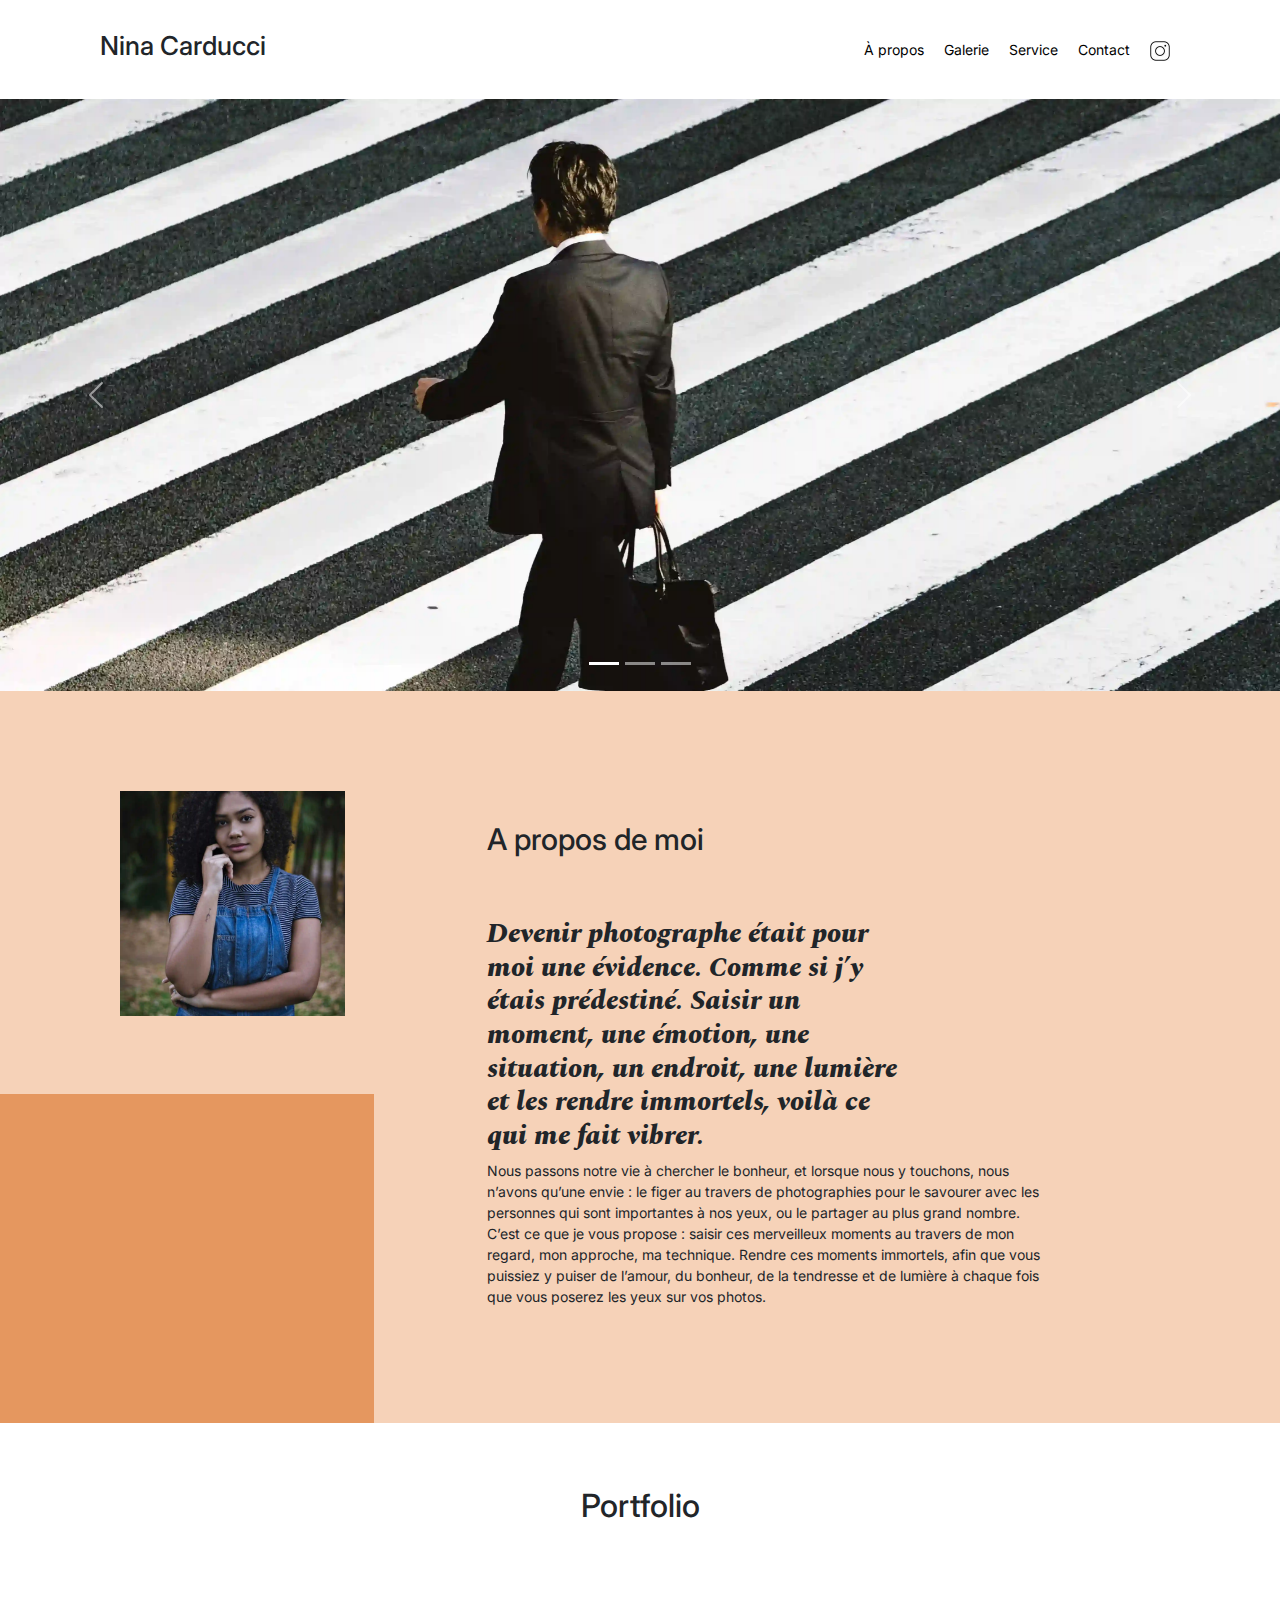
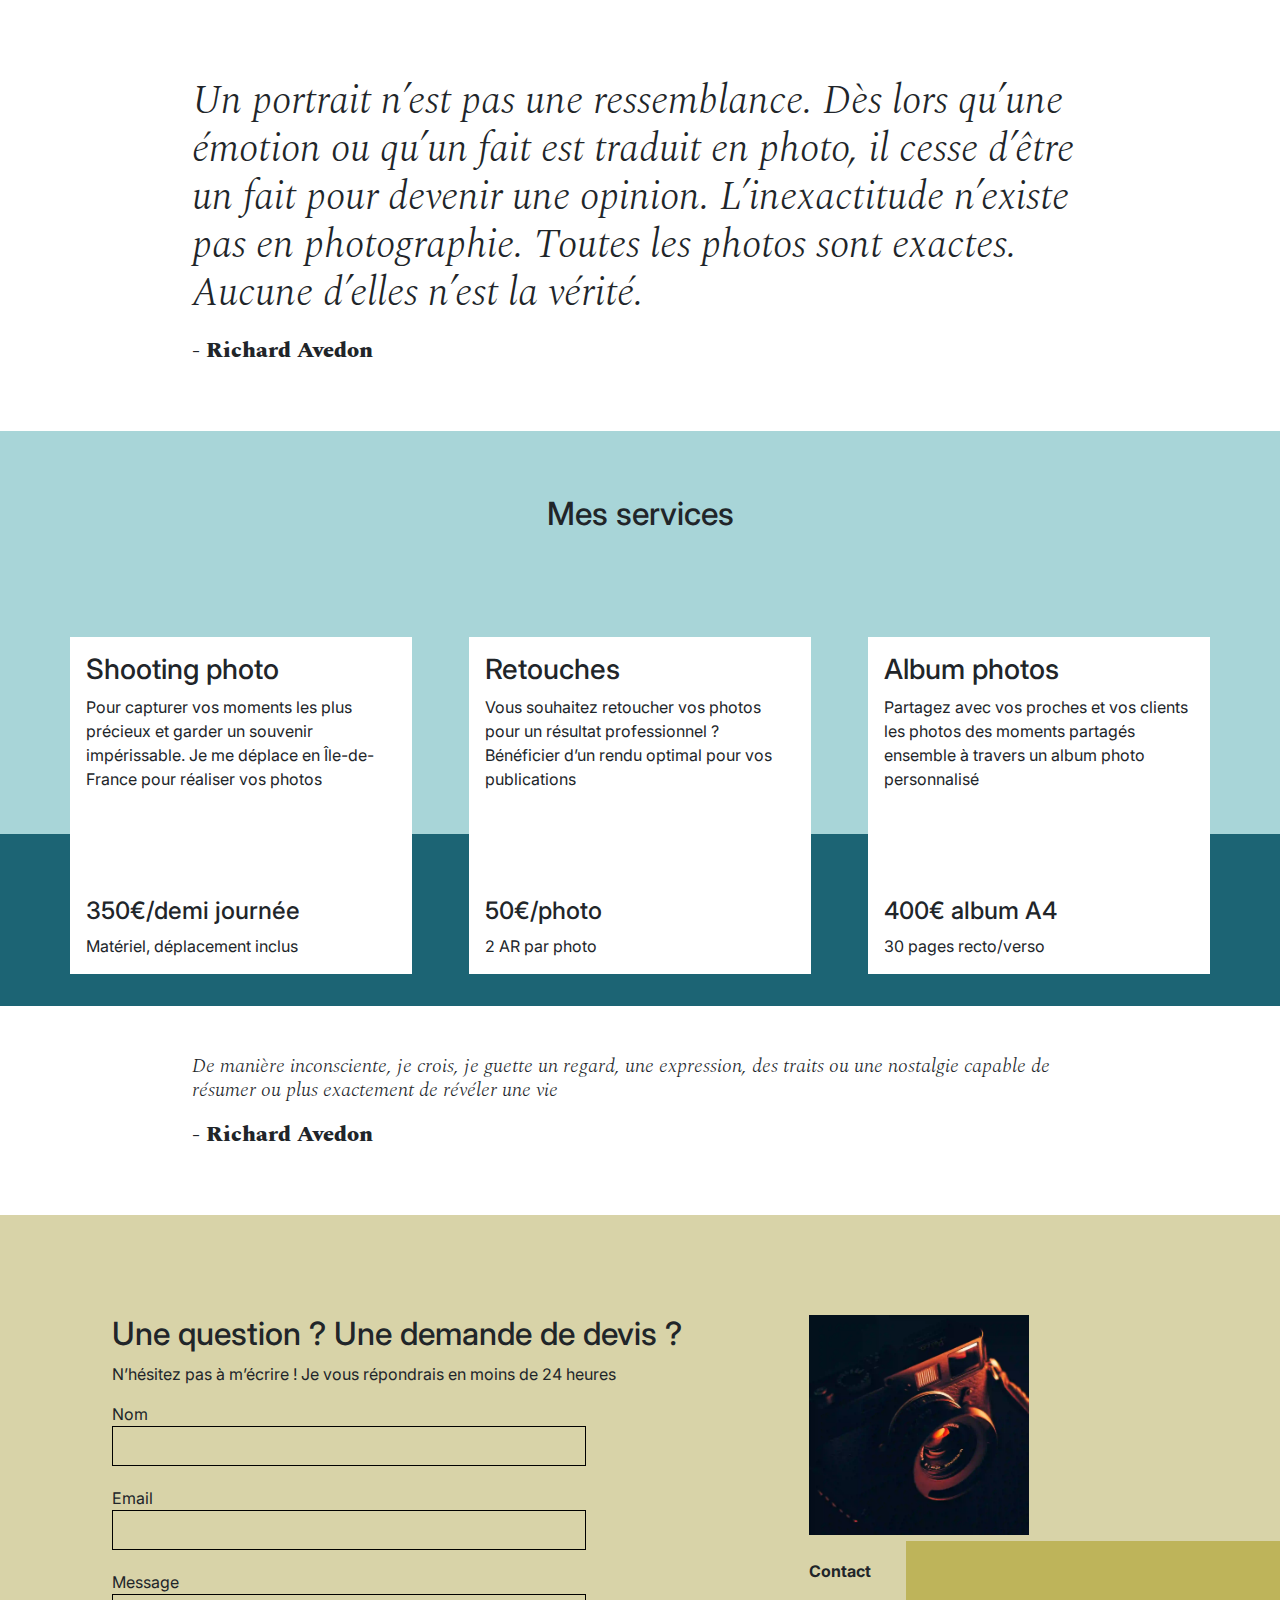
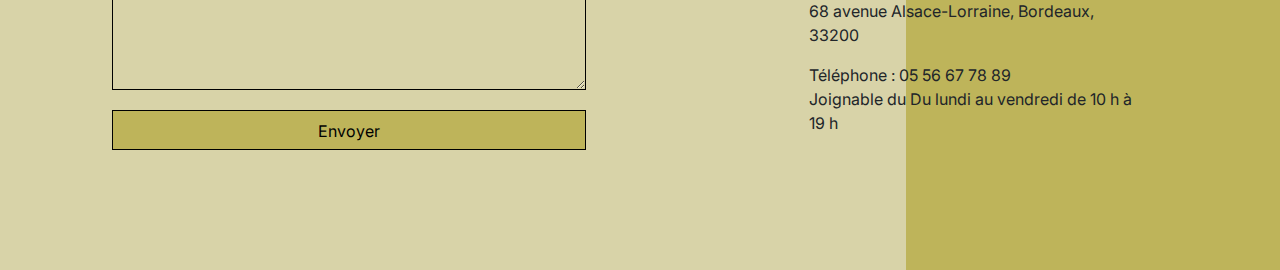
<file: index.html>
<!DOCTYPE html>
<html lang="fr">
<head>
	<meta charset="UTF-8">
	<title>Nina Carducci - Photographe à Bordeaux</title>
	<meta name="viewport" content="width=device-width, initial-scale=1.0">
	<meta name="description" content="Nina Carducci, photographe à Bordeaux. Spécialisée en mariages, portraits et événements. Contactez-moi pour votre shooting photo">
	<meta name="robots" content="index, follow">
	<meta property="og:site_name" content="Nina Carducci - Photographe à Bordeaux" />
	<meta property="og:type" content="website" />
	<meta property="og:url" content="" />
	<meta property="og:title" content="Nina Carducci - Photographe à Bordeaux">
	<meta property="og:description" content="Je suis Nina Carducci, photographe professionnelle basée à Bordeaux">
	<meta name="twitter:card" content="summary_large_image" />
	<meta name="twitter:site" content="@monCompteTwitter" />
	<meta name="twitter:title" content="Nina Carducci - Photographe à Bordeaux">
	<meta name="twitter:description" content="Je suis Nina Carducci, photographe professionnelle basée à Bordeaux">
	<link rel="stylesheet" href="./assets/bootstrap/bootstrap.css">
	<link rel="stylesheet" href="./assets/style.css">
	<link rel="preconnect" href="https://fonts.googleapis.com">
	<link rel="preconnect" href="https://fonts.gstatic.com" crossorigin>
	<link href="https://fonts.googleapis.com/css2?family=Inter&family=Spectral:ital,wght@0,400;1,300;1,400;1,800&display=swap" rel="stylesheet">
	<script src="./assets/bootstrap/bootstrap.bundle.js"></script>
	<script src="https://code.jquery.com/jquery-3.4.1.min.js" integrity="sha256-CSXorXvZcTkaix6Yvo6HppcZGetbYMGWSFlBw8HfCJo=" crossorigin="anonymous"></script>
	<script src="./assets/maugallery.js"></script>
	<script src="./assets/scripts.js"></script>
</head>

<body>
	<header class="top-header">
		<h1 class="name">Nina Carducci</h1>
		<nav>
			<ul>
				<li><a href="#about">À propos</a></li>
				<li><a href="#gallery">Galerie</a></li>
				<li><a href="#services">Service</a></li>
				<li><a href="#contact">Contact</a></li>
				<li><a class="social-link" href="https://www.instagram.com/ninacarducci.photo/?hl=fr" target="_blank"><img src="assets/images/instagram.png" alt="Instagram photographe Bordeaux"></a></li>
			</ul>
		</nav>
	</header>
	<main>
	<div id="header">
		<div id="carouselExampleIndicators" class="carousel slide" data-bs-ride="carousel">
			<div class="carousel-indicators">
				<button type="button" data-bs-target="#carouselExampleIndicators" data-bs-slide-to="0" class="active" aria-current="true" aria-label="Slide 1"></button>
				<button type="button" data-bs-target="#carouselExampleIndicators" data-bs-slide-to="1" aria-label="Slide 2"></button>
				<button type="button" data-bs-target="#carouselExampleIndicators" data-bs-slide-to="2" aria-label="Slide 3"></button>
			</div>
			<div class="carousel-inner">
				<div class="carousel-item active">
					<img src="./assets/images/slider/ryoji-iwata-wUZjnOv7t0g-unsplash.webp" class="d-block w-100" alt="Homme sur passage piétons">
				</div>
				<div class="carousel-item">
					<img src="./assets/images/slider/nicholas-green-nPz8akkUmDI-unsplash.webp" class="d-block w-100" alt="Jeunes pendant un concert">
				</div>
				<div class="carousel-item">
					<img src="./assets/images/slider/edward-cisneros-3_h6-1NPDGw-unsplash.webp" class="d-block w-100" alt="Couple qui se marie">
				</div>
			</div>
			<button class="carousel-control-prev" type="button" data-bs-target="#carouselExampleIndicators" data-bs-slide="prev">
				<span class="carousel-control-prev-icon" aria-hidden="true"></span>
				<span class="visually-hidden">Previous</span>
			</button>
			<button class="carousel-control-next" type="button" data-bs-target="#carouselExampleIndicators" data-bs-slide="next">
				<span class="carousel-control-next-icon" aria-hidden="true"></span>
				<span class="visually-hidden">Next</span>
			</button>
		</div>
	</div>
	<div id="about">
		<div class="picture left">
			<img src="./assets/images/nina.webp" alt="Nina Carducci photographe à Bordeaux">
		</div>
		<div id="about-me" itemscope itemtype="http://schema.org/Person">
			<h2 class="about-me__title">A propos de moi</h2>
			<h3 class="about-me__introduction" itemprop="description">Devenir photographe était pour moi une évidence. Comme si j’y étais prédestiné. Saisir un moment, une émotion, une situation, un endroit, une lumière et les rendre immortels, voilà ce qui me fait vibrer.</h3>
			<p>Nous passons notre vie à chercher le bonheur, et lorsque nous y touchons, nous n’avons qu’une envie : le figer au travers de photographies pour le savourer avec les personnes qui sont importantes à nos yeux, ou le partager au plus grand nombre.
				C’est ce que je vous propose : saisir ces merveilleux moments au travers de mon regard, mon approche, ma technique. Rendre ces moments immortels, afin que vous puissiez y puiser de l’amour, du bonheur, de la tendresse et de lumière à chaque fois que vous poserez les yeux sur vos photos.</p>
				<meta itemprop="jobTitle" content="Photographe professionnelle">
				<meta itemprop="address" content="68 avenue Alsace-Lorraine, 33200 Bordeaux, France">
			</div>
	</div>
	<div id="gallery">
		<h2 class="title">Portfolio</h2>
		<div class="container py-3">
			<div class="gallery" style="display: none">
				<img data-gallery-tag="Concert" class="gallery-item" src="./assets/images/gallery/concerts/aaron-paul-wnX-fXzB6Cw-unsplash.webp" alt="Salle de concert">
				<img data-gallery-tag="Entreprises" class="gallery-item" src="./assets/images/gallery/entreprise/ali-morshedlou-WMD64tMfc4k-unsplash.webp" alt="Business man">
				<img data-gallery-tag="Entreprises" class="gallery-item" src="./assets/images/gallery/entreprise/jason-goodman-tHO1_OuKbg0-unsplash.webp" alt="Femme en réunion de travail">
				<img data-gallery-tag="Mariages" class="gallery-item" src="./assets/images/gallery/mariage/hannah-busing-RvF2R_qMpRk-unsplash.webp" alt="Mains de couple">
				<img data-gallery-tag="Portrait" class="gallery-item" src="./assets/images/gallery/portraits/ade-tunji-rVkhWWZFAtQ-unsplash.webp" alt="Portait homme au soleil">
				<img data-gallery-tag="Mariages" class="gallery-item" src="./assets/images/gallery/mariage/jakob-owens-SiniLJkXhMc-unsplash.webp" alt="Couple marié">
				<img data-gallery-tag="Portrait" class="gallery-item" src="./assets/images/gallery/portraits/nino-van-prattenburg--443cl1uR_8-unsplash.webp" alt="Portrait femme avec lunettes">
				<img data-gallery-tag="Concert" class="gallery-item" src="./assets/images/gallery/concerts/austin-neill-hgO1wFPXl3I-unsplash.webp" alt="Chanteur pendant un concert">
				<img data-gallery-tag="Entreprises" class="gallery-item" src="./assets/images/gallery/entreprise/mateus-campos-felipe-Fsgzm8N0hIY-unsplash.webp" alt="Femme avec un ordinateur">
			</div>
		</div>
		<div class="quote">
			<figure>
				<blockquote>
					<h1 class="quote__text">Un portrait n’est pas une ressemblance. Dès lors qu’une émotion ou qu’un fait est traduit en photo, il cesse d’être un fait pour devenir une opinion. L’inexactitude n’existe pas en photographie. Toutes les photos sont exactes. Aucune d’elles n’est la vérité.</h1>
				</blockquote>
				<figcaption class="quote__author">- Richard Avedon</figcaption>
			</figure>
		</div>
	</div>
	<div id="services">
		<h2 class="title">Mes services</h2>
		<div class="container">
			<div class="service">
				<div class="service__description">
					<h3>Shooting photo</h3>
					<p>Pour capturer vos moments les plus précieux et garder un souvenir impérissable. Je me déplace en Île-de-France pour réaliser vos photos</p>
				</div>
				<div class="service__price">
					<h4>350€/demi journée</h4>
					<span>Matériel, déplacement inclus</span>
				</div>

			</div>
			<div class="service">
				<div class="service__description">
					<h3>Retouches</h3>
					<p>Vous souhaitez retoucher vos photos pour un résultat professionnel ? Bénéficier d’un rendu optimal pour vos publications</p>
				</div>
				<div class="service__price">
					<h4>50€/photo</h4>
					<span>2 AR par photo</span>
				</div>
			</div>
			<div class="service">
				<div class="service__description">
					<h3>Album photos</h3>
					<p>Partagez avec vos proches et vos clients les photos des moments partagés ensemble à travers un album photo personnalisé</p>
				</div>
				<div class="service__price">
					<h4>400€ album A4</h4>
					<span>30 pages recto/verso</span>
				</div>
			</div>
		</div>
	</div>
	<div class="quote">
		<figure>
			<blockquote>
				<h5 class="quote__text">De manière inconsciente, je crois, je guette un regard, une expression, des traits ou une nostalgie capable de résumer ou plus exactement de révéler une vie</h5>
			</blockquote>
			<figcaption class="quote__author">- Richard Avedon</figcaption>
		</figure>
	</div>
	</main>
	<footer>
	<div id="contact">
		<div class="container">
			<div class="form-container">
				<h2>Une question ? Une demande de devis ?</h2>
				<p> N’hésitez pas à m’écrire ! Je vous répondrais en moins de 24 heures</p>
				<form action="#" method="post">
					<label for="nom">Nom</label>
					<input type="text" name="Nom" id="nom">
					<label for="email">Email</label>
					<input type="email" name="Email" id="email">
					<label for="message">Message</label>
					<textarea name="Message" id="message" cols="30" rows="10"></textarea>
					<input type="submit" value="Envoyer">
				</form>
				
			</div>
			<div class="picture right">
				<img src="./assets/images/camera.webp" alt="Contact photographe à Bordeaux">
			<div itemscope itemtype="http://schema.org/LocalBusiness">
					<div>&nbsp;</div>
					<p class="adresse-contact"><b>Contact</b></p>
					<div class="vcard" itemprop="address" itemscope itemtype="http://schema.org/PostalAddress">
						<p class="adr">
							<span class="street-address" itemprop="streetAddress">68 avenue Alsace-Lorraine</span>,
							<span class="locality" itemprop="addressLocality">Bordeaux</span>,
							<span class="postal-code" itemprop="postalCode">33200</span>
						</p>
					</div>
					<div class="tel" itemprop="telephone">
						Téléphone : <span class="value">05 56 67 78 89</span>
						<p>Joignable du 
							<time itemprop="openingHours" datetime="Mo-Fr 10:00-19:00">Du lundi au vendredi de 10 h à 19 h</time>
						</p>
					</div>
				</div>
			</div>

		</div>
	</div>
	</footer>
</body>
</html>
</file>
<file: assets/style.css>
body{max-width:1920px;margin:auto}*{font-family:'Inter';font-style:normal}.top-header{background-color:#fff;position:sticky;top:0;z-index:1000;display:flex;justify-content:space-between;padding-inline:100px;padding-block:30px;align-items:center}.top-header .name{font-size:26px}nav ul{display:flex;list-style-type:none;font-size:14px;margin-bottom:0}nav li{padding-inline:10px}nav a{text-decoration:none;color:#000}.social-link img{width:20px}#about{display:flex;background-color:#F6D2B8;padding-inline:100px;padding-block:100px;position:relative}.picture.left::before{content:' ';background-color:#E5975F;width:374px;height:329px;position:absolute;bottom:0;left:0;z-index:-1}.picture{flex:1;margin:0 20px;z-index:0}.picture img{width:65%}#about-me{flex:2}.about-me__title{margin-top:1em;margin-bottom:60px;font-size:30px}.about-me__introduction{font-family:'Spectral';font-weight:800;font-style:italic;width:60%}#about-me p{width:80%;font-size:14px}.title{text-align:center;padding-block:2em}.gallery nav{justify-content:center}.nav-pills .nav-link.active,.nav-pills .show>.nav-link{color:#000;background-color:#d8d3a8;border-radius:0}.nav-pills .nav-link{color:#000}.nav-link{cursor:pointer}.item-column{position:relative;margin-bottom:0!important;padding:0}.item-column::after{content:"";display:block;padding-bottom:100%}.gallery-item{position:absolute;width:100%;height:100%;object-fit:cover;padding:.5em}.mg-prev,.mg-next{width:30px;height:30px;border-radius:0%;justify-content:center;align-items:center;display:flex;font-size:24px}.quote{font-family:'Spectral';font-style:italic;width:70%;margin:auto;padding-block:3em}.quote__text{font-family:Spectral;font-style:italic;font-weight:300}.quote__author{font-family:Spectral;font-weight:800;font-size:22px}#services{margin:auto;background-color:#A8D5D8;position:relative}#services .container::before{content:' ';background-color:#1C6474;position:absolute;width:100%;height:30%;bottom:0;left:0;z-index:0}#services .container{justify-content:space-between;display:flex;padding:2em 0}.service{background-color:#fff;max-width:390px;width:30%;height:337px;padding:1em;display:flex;flex-direction:column;justify-content:space-between;z-index:1}#contact{margin:auto;background-color:#D8D3A8;position:relative;padding-inline:100px;padding-block:100px}#contact .container{display:flex}.picture.right::before{content:' ';background-color:#BEB45A;width:374px;height:329px;position:absolute;bottom:0;right:0;z-index:-1}.adresse-contact{font-weight:400}.form-container{flex:2}form{display:flex;flex-direction:column;width:70%;align-items:flex-start}form input{width:100%;background-color:transparent;border:solid 1px;height:2.5em;margin-bottom:20px}form textarea{width:100%;background-color:transparent;border:solid 1px;height:5em;line-height:2.5em;font-size:1.2em;margin-bottom:20px}input[type="submit"]{background-color:#BEB45A;padding:.5em 1em}@media all and (max-width:1180px){.picture{flex:2}#about,#contact .container{align-items:center}.about-me__title{margin-top:0;margin-bottom:1em}#about-me h3,#about-me p{width:100%}}@media all and (max-width:1000px){#about{flex-direction:column}.picture{width:50%}.picture.left::before{width:100%;height:30%;position:absolute;bottom:auto;top:0;left:0;z-index:-1}.about-me__title{text-align:center;margin-top:1em}#services .container{flex-direction:column}.service{width:100%;max-width:100%;height:auto;margin:2em 0}.service__description{margin-bottom:1em}#services .container::before{width:30%;height:100%;bottom:0;right:0;left:auto;z-index:0}#contact .container{flex-direction:column}#contact .picture.right{margin-top:1em}.picture.right::before{width:100%;height:30%;position:absolute;bottom:0;right:0;z-index:-1}}@media all and (max-width:650px){.top-header{flex-direction:column;padding-inline:0}.top-header nav,.top-header nav ul{width:100%;padding:0 0 0 0}.top-header nav li{flex:1;padding-block:1em;text-align:center}.picture.left::before,.picture.right::before{height:150px}#services .container{align-items:center}.service{max-width:90%}#about,#contact{padding-inline:2em;padding-block:2em}form{width:100%}.picture{width:80%}}
</file>
